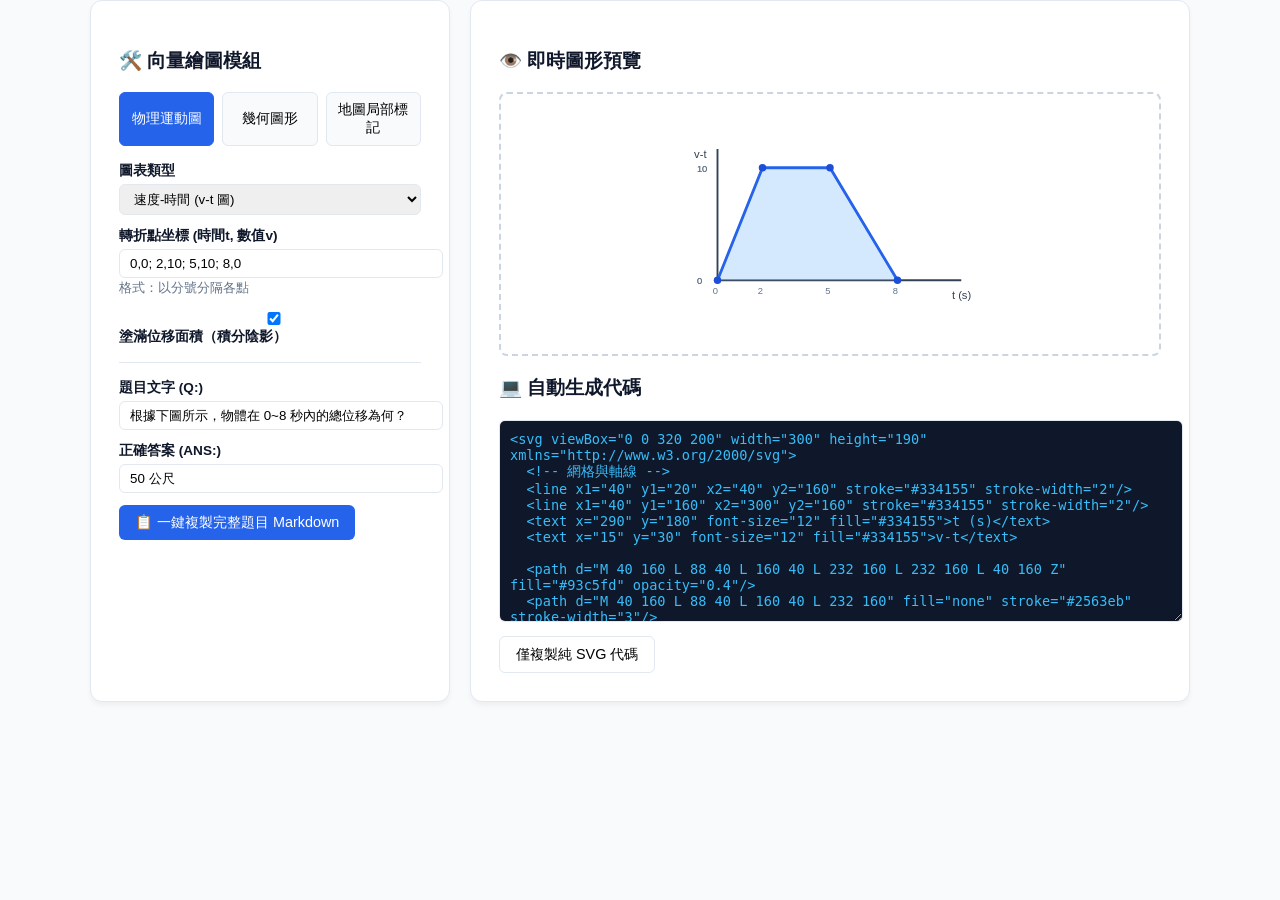
<file: 編輯器.html>
<!DOCTYPE html>
<html lang="zh-TW">
<head>
  <meta charset="UTF-8">
  <meta name="viewport" content="width=device-width, initial-scale=1.0">
  <title>題庫代碼繪圖與出題編輯器</title>
  <link rel="stylesheet" href="css/style.css">
  <style>
    .editor-layout { display: grid; grid-template-columns: 360px 1fr; gap: 20px; max-width: 1100px; margin: 0 auto; }
    .tool-tabs { display: flex; gap: 8px; margin-bottom: 16px; }
    .tab-btn { flex: 1; padding: 8px; border: 1px solid var(--border); background: #f8fafc; cursor: pointer; border-radius: 6px; font-size: 0.85rem; }
    .tab-btn.active { background: var(--primary); color: white; border-color: var(--primary); }
    .preview-canvas { min-height: 260px; background: white; border: 2px dashed #cbd5e1; border-radius: 8px; display: flex; align-items: center; justify-content: center; margin-bottom: 16px; overflow: hidden; }
    .code-output { width: 100%; height: 180px; font-family: monospace; font-size: 0.85rem; padding: 10px; border: 1px solid var(--border); border-radius: 6px; background: #0f172a; color: #38bdf8; }
    .param-group { margin-bottom: 12px; }
    .param-group label { display: block; font-size: 0.85rem; font-weight: 600; margin-bottom: 4px; }
    .param-group input, .param-group select { width: 100%; padding: 6px 10px; border: 1px solid var(--border); border-radius: 6px; }
  </style>
</head>
<body>

  <div class="editor-layout">
    
    <!-- 左側：圖形參數設定 -->
    <section class="card">
      <h3>🛠️ 向量繪圖模組</h3>
      <div class="tool-tabs">
        <button class="tab-btn active" onclick="switchTab('vt')">物理運動圖</button>
        <button class="tab-btn" onclick="switchTab('geom')">幾何圖形</button>
        <button class="tab-btn" onclick="switchTab('map')">地圖局部標記</button>
      </div>

      <!-- 模組 A: 物理圖形 -->
      <div id="panel-vt" class="tool-panel">
        <div class="param-group">
          <label>圖表類型</label>
          <select id="vt-type" onchange="generateVT()">
            <option value="v-t">速度-時間 (v-t 圖)</option>
            <option value="x-t">位置-時間 (x-t 圖)</option>
            <option value="a-t">加速度-時間 (a-t 圖)</option>
          </select>
        </div>
        <div class="param-group">
          <label>轉折點坐標 (時間t, 數值v)</label>
          <input type="text" id="vt-points" value="0,0; 2,10; 5,10; 8,0" oninput="generateVT()" placeholder="如: 0,0; 2,10; 4,0">
          <small style="color:#64748b;">格式：以分號分隔各點</small>
        </div>
        <div class="param-group">
          <label><input type="checkbox" id="vt-fill" onchange="generateVT()" checked> 塗滿位移面積（積分陰影）</label>
        </div>
      </div>

      <!-- 模組 B: 幾何圖形 -->
      <div id="panel-geom" class="tool-panel hidden">
        <div class="param-group">
          <label>形狀類型</label>
          <select id="geom-type" onchange="generateGeom()">
            <option value="triangle">直角三角形</option>
            <option value="circle">圓形與切線</option>
          </select>
        </div>
        <div class="param-group">
          <label>底邊標記 (a) / 高標記 (b)</label>
          <div style="display:flex;gap:8px;">
            <input type="text" id="geom-side-a" value="3" oninput="generateGeom()" placeholder="底">
            <input type="text" id="geom-side-b" value="4" oninput="generateGeom()" placeholder="高">
          </div>
        </div>
        <div class="param-group">
          <label>斜邊標記 (c)</label>
          <input type="text" id="geom-side-c" value="5" oninput="generateGeom()">
        </div>
      </div>

      <!-- 模組 C: 地圖局部標記 -->
      <div id="panel-map" class="tool-panel hidden">
        <div class="param-group">
          <label>焦點區域 (利用 viewBox 局部放大)</label>
          <select id="map-region" onchange="generateMap()">
            <option value="taiwan">臺灣周邊 (東亞)</option>
            <option value="europe">歐洲地中海</option>
            <option value="world">全球全景</option>
          </select>
        </div>
        <div class="param-group">
          <label>標記點位置 (名稱: X, Y)</label>
          <input type="text" id="map-pins" value="甲: 220,130; 乙: 150,180" oninput="generateMap()">
          <small style="color:#64748b;">格式：標記: X,Y; 標記: X,Y</small>
        </div>
      </div>

      <hr style="border:0;border-top:1px solid #e2e8f0;margin:16px 0;">

      <!-- 題目快速組合器 -->
      <div class="param-group">
        <label>題目文字 (Q:)</label>
        <input type="text" id="q-title" value="根據下圖所示，物體在 0~8 秒內的總位移為何？">
      </div>
      <div class="param-group">
        <label>正確答案 (ANS:)</label>
        <input type="text" id="q-ans" value="50 公尺">
      </div>
      <button class="btn btn-primary" onclick="copyFullQuestion()">📋 一鍵複製完整題目 Markdown</button>
    </section>

    <!-- 右側：即時預覽與代碼輸出 -->
    <section class="card">
      <h3>👁️ 即時圖形預覽</h3>
      <div id="canvas-container" class="preview-canvas">
        <!-- SVG 即時注入在此 -->
      </div>

      <h3>💻 自動生成代碼</h3>
      <textarea id="output-code" class="code-output" readonly></textarea>
      <button class="btn btn-outline" style="margin-top:10px;" onclick="copySVGOnly()">僅複製純 SVG 代碼</button>
    </section>

  </div>

  <script>
    let currentSVG = '';

    // 切換分頁
    function switchTab(mode) {
      document.querySelectorAll('.tab-btn').forEach(b => b.classList.remove('active'));
      document.querySelectorAll('.tool-panel').forEach(p => p.classList.add('hidden'));
      event.target.classList.add('active');
      document.getElementById(`panel-${mode}`).classList.remove('hidden');

      if (mode === 'vt') generateVT();
      if (mode === 'geom') generateGeom();
      if (mode === 'map') generateMap();
    }

    // 1. 生成物理運動圖 (v-t, x-t, a-t)
    function generateVT() {
      const type = document.getElementById('vt-type').value;
      const pointsStr = document.getElementById('vt-points').value;
      const isFill = document.getElementById('vt-fill').checked;

      // 解析座標
      const pts = pointsStr.split(';').map(p => {
        const [x, y] = p.split(',').map(n => parseFloat(n.trim()) || 0);
        return { x, y };
      });

      const maxT = Math.max(...pts.map(p => p.x), 10);
      const maxV = Math.max(...pts.map(p => p.y), 10);

      // 轉換成 SVG 繪圖像素座標 (寬 320, 高 200, 留邊界)
      const scaleX = (val) => 40 + (val / maxT) * 240;
      const scaleY = (val) => 160 - (val / maxV) * 120;

      let pathD = `M ${scaleX(pts[0].x)} ${scaleY(pts[0].y)}`;
      pts.slice(1).forEach(p => {
        pathD += ` L ${scaleX(p.x)} ${scaleY(p.y)}`;
      });

      let fillD = pathD + ` L ${scaleX(pts[pts.length-1].x)} 160 L ${scaleX(pts[0].x)} 160 Z`;

      currentSVG = `<svg viewBox="0 0 320 200" width="300" height="190" xmlns="http://www.w3.org/2000/svg">
  <!-- 網格與軸線 -->
  <line x1="40" y1="20" x2="40" y2="160" stroke="#334155" stroke-width="2"/>
  <line x1="40" y1="160" x2="300" y2="160" stroke="#334155" stroke-width="2"/>
  <text x="290" y="180" font-size="12" fill="#334155">t (s)</text>
  <text x="15" y="30" font-size="12" fill="#334155">${type}</text>
  
  ${isFill ? `<path d="${fillD}" fill="#93c5fd" opacity="0.4"/>` : ''}
  <path d="${pathD}" fill="none" stroke="#2563eb" stroke-width="3"/>
  
  ${pts.map(p => `<circle cx="${scaleX(p.x)}" cy="${scaleY(p.y)}" r="4" fill="#1d4ed8"/>
  <text x="${scaleX(p.x)-5}" y="175" font-size="10" fill="#64748b">${p.x}</text>
  <text x="18" y="${scaleY(p.y)+4}" font-size="10" fill="#64748b">${p.y}</text>`).join('')}
</svg>`;

      updatePreview();
    }

    // 2. 生成幾何圖形 (直角三角形)
    function generateGeom() {
      const a = document.getElementById('geom-side-a').value;
      const b = document.getElementById('geom-side-b').value;
      const c = document.getElementById('geom-side-c').value;

      currentSVG = `<svg viewBox="0 0 280 200" width="280" height="200" xmlns="http://www.w3.org/2000/svg">
  <!-- 直角三角形 -->
  <polygon points="50,160 230,160 50,40" fill="#f8fafc" stroke="#1e293b" stroke-width="2"/>
  <!-- 垂直直角符號 -->
  <rect x="50" y="145" width="15" height="15" fill="none" stroke="#1e293b" stroke-width="1.5"/>
  <!-- 標註文字 -->
  <text x="135" y="180" font-size="14" fill="#0f172a" text-anchor="middle">${a}</text>
  <text x="30" y="105" font-size="14" fill="#0f172a">${b}</text>
  <text x="150" y="90" font-size="14" fill="#0f172a">${c}</text>
  <!-- 頂點標記 -->
  <text x="35" y="175" font-size="12" fill="#64748b">C</text>
  <text x="35" y="35" font-size="12" fill="#64748b">A</text>
  <text x="240" y="175" font-size="12" fill="#64748b">B</text>
</svg>`;

      updatePreview();
    }

    // 3. 生成地圖標註 (自帶超輕量向量底圖)
    function generateMap() {
      const region = document.getElementById('map-region').value;
      const pinsStr = document.getElementById('map-pins').value;

      let viewBox = "0 0 400 240";
      if (region === 'taiwan') viewBox = "150 80 180 140";
      if (region === 'europe') viewBox = "60 20 180 120";

      const pins = pinsStr.split(';').map(p => {
        const [label, coords] = p.split(':');
        if (!coords) return null;
        const [x, y] = coords.split(',').map(n => parseFloat(n.trim()) || 0);
        return { label: label.trim(), x, y };
      }).filter(Boolean);

      currentSVG = `<svg viewBox="${viewBox}" width="320" height="200" xmlns="http://www.w3.org/2000/svg" style="background:#e0f2fe;">
  <!-- 極簡歐亞大陸向量剪影 (僅數百 bytes) -->
  <path d="M 80,40 Q 120,30 180,50 T 260,80 T 320,120 L 300,160 Q 240,150 180,180 Z" fill="#bbf7d0" stroke="#86efac"/>
  <!-- 標註圖釘 -->
  ${pins.map(p => `
    <g transform="translate(${p.x}, ${p.y})">
      <circle cx="0" cy="0" r="5" fill="#ef4444" stroke="#ffffff" stroke-width="1.5"/>
      <text x="8" y="4" font-size="12" font-weight="bold" fill="#1e293b">${p.label}</text>
    </g>
  `).join('')}
</svg>`;

      updatePreview();
    }

    function updatePreview() {
      document.getElementById('canvas-container').innerHTML = currentSVG;
      document.getElementById('output-code').value = currentSVG;
    }

    // 複製整題 Markdown
    function copyFullQuestion() {
      const q = document.getElementById('q-title').value;
      const ans = document.getElementById('q-ans').value;
      const fullText = `Q: ${q}\n\n${currentSVG}\n\nANS: ${ans}\n---\n`;
      navigator.clipboard.writeText(fullText);
      alert('已複製題目與向量圖形到剪貼簿！可直接貼上至 .md 題庫檔');
    }

    function copySVGOnly() {
      navigator.clipboard.writeText(currentSVG);
      alert('已複製 SVG 繪圖代碼！');
    }

    // 初始化
    window.onload = generateVT;
  </script>
</body>
</html>
</file>
<file: css/style.css>
:root {
  --primary: #2563eb;
  --primary-hover: #1d4ed8;
  --bg: #f8fafc;
  --card-bg: #ffffff;
  --border: #e2e8f0;
  --text: #0f172a;
  --text-muted: #64748b;
  --success: #16a34a;
  --danger: #dc2626;
  --warning: #d97706;
}

body {
  font-family: -apple-system, BlinkMacSystemFont, "Segoe UI", Roboto, sans-serif;
  background-color: var(--bg);
  color: var(--text);
  margin: 0;
}

/* 頂部導航 */
.navbar {
  background: white;
  border-bottom: 1px solid var(--border);
  padding: 12px 24px;
  display: flex;
  justify-content: space-between;
  align-items: center;
}
.nav-brand { font-weight: 700; font-size: 1.1rem; }
.app-container { max-width: 860px; margin: 24px auto; padding: 0 16px; }

/* 卡片與佈局 */
.card {
  background: var(--card-bg);
  border-radius: 12px;
  padding: 28px;
  border: 1px solid var(--border);
  box-shadow: 0 4px 6px -1px rgba(0,0,0,0.05);
}
.hidden { display: none !important; }
.form-group { margin-bottom: 20px; }
.form-row { display: grid; grid-template-columns: 1fr 1fr; gap: 16px; }
.group-title { font-weight: 600; font-size: 0.95rem; margin-bottom: 8px; display: block; }
.flex-between { display: flex; justify-content: space-between; align-items: center; }

/* 標籤按鈕 (Pills) & 下拉清單 */
.pill-group { display: flex; gap: 8px; flex-wrap: wrap; }
.pill-label { border: 1px solid var(--border); padding: 6px 14px; border-radius: 20px; cursor: pointer; font-size: 0.9rem; }
.pill-label:has(input:checked) { background: var(--primary); color: white; border-color: var(--primary); }
.pill-label input { display: none; }
.form-select, #unit-search { width: 100%; padding: 8px 12px; border: 1px solid var(--border); border-radius: 6px; box-sizing: border-box; }
.checkbox-list { max-height: 160px; overflow-y: auto; border: 1px solid var(--border); border-radius: 8px; padding: 10px; display: flex; flex-direction: column; gap: 8px; }

/* 工具列與計時器 */
.quiz-toolbar { display: flex; justify-content: space-between; align-items: center; margin-bottom: 16px; padding-bottom: 12px; border-bottom: 1px solid var(--border); }
.left-tools { display: flex; gap: 8px; align-items: center; }
.timer-badge { font-family: monospace; font-size: 1.1rem; font-weight: bold; background: #fee2e2; color: var(--danger); padding: 4px 10px; border-radius: 6px; }
.badge { background: #f1f5f9; padding: 4px 8px; border-radius: 4px; font-size: 0.8rem; }
.tool-btn { background: #f8fafc; border: 1px solid var(--border); padding: 6px 10px; border-radius: 6px; cursor: pointer; font-size: 0.85rem; }
.tool-btn.active { background: #fef3c7; border-color: var(--warning); color: var(--warning); font-weight: bold; }

/* 題號快選網格 (Palette) */
.palette-grid { display: grid; grid-template-columns: repeat(auto-fill, minmax(40px, 1fr)); gap: 8px; background: #f8fafc; padding: 12px; border-radius: 8px; margin-bottom: 16px; border: 1px solid var(--border); }
.palette-item { height: 38px; border: 1px solid var(--border); background: white; border-radius: 6px; cursor: pointer; font-weight: bold; font-size: 0.9rem; position: relative; }
.palette-item.current { border: 2px solid var(--primary); }
.palette-item.answered { background: #eff6ff; color: var(--primary); border-color: #bfdbfe; }
.palette-item.flagged::after { content: '🚩'; position: absolute; top: -6px; right: -6px; font-size: 10px; }

/* 選項與刪去法 (Eliminate) */
.help-hint { font-size: 0.8rem; color: var(--text-muted); margin-bottom: 12px; }
.option-row { display: flex; align-items: center; gap: 8px; margin-bottom: 10px; }
.option-btn { flex: 1; text-align: left; padding: 12px 16px; border: 1px solid var(--border); background: white; border-radius: 8px; cursor: pointer; transition: 0.15s; }
.option-btn:hover { background: #f8fafc; }
.option-btn.selected { border-color: var(--primary); background: #eff6ff; font-weight: 600; }
/* 刪去法樣式 */
.option-row.eliminated .option-btn { text-decoration: line-through; opacity: 0.45; background: #f1f5f9; cursor: not-allowed; }
.eliminate-btn { border: 1px solid var(--border); background: white; width: 36px; height: 42px; border-radius: 6px; cursor: pointer; color: var(--text-muted); }
.eliminate-btn:hover { color: var(--danger); border-color: var(--danger); }
.option-row.eliminated .eliminate-btn { background: #fee2e2; color: var(--danger); }

/* 計算紙 Modal 與畫布 */
.modal-backdrop { position: fixed; inset: 0; background: rgba(0,0,0,0.5); display: flex; align-items: center; justify-content: center; z-index: 999; }
.scratchpad-container { background: white; border-radius: 12px; padding: 16px; box-shadow: 0 10px 25px rgba(0,0,0,0.2); }
.scratchpad-header { display: flex; justify-content: space-between; margin-bottom: 12px; font-weight: bold; }
#scratchpad-canvas { background: #f8fafc; border: 1px solid var(--border); border-radius: 6px; touch-action: none; cursor: crosshair; }

/* 批改結果頁 */
.score-summary-card { display: flex; align-items: center; gap: 32px; background: #f8fafc; border: 1px solid var(--border); padding: 20px; border-radius: 10px; margin-bottom: 24px; }
.score-circle { width: 100px; height: 100px; border-radius: 50%; background: var(--primary); color: white; display: flex; flex-direction: column; align-items: center; justify-content: center; }
.score-number { font-size: 2.2rem; font-weight: 800; }
.review-item { border: 1px solid var(--border); border-radius: 8px; padding: 16px; margin-bottom: 16px; }
.review-item.is-correct { border-left: 5px solid var(--success); }
.review-item.is-wrong { border-left: 5px solid var(--danger); }

/* 按鈕類別 */
.btn { padding: 8px 16px; border-radius: 6px; cursor: pointer; border: none; font-weight: 500; font-size: 0.9rem; }
.btn-primary { background: var(--primary); color: white; }
.btn-secondary { background: #e2e8f0; color: var(--text); }
.btn-danger { background: var(--danger); color: white; }
.btn-outline { background: transparent; border: 1px solid var(--border); }
.btn-block { width: 100%; display: block; }
.btn-sm { padding: 4px 10px; font-size: 0.8rem; }
</file>
